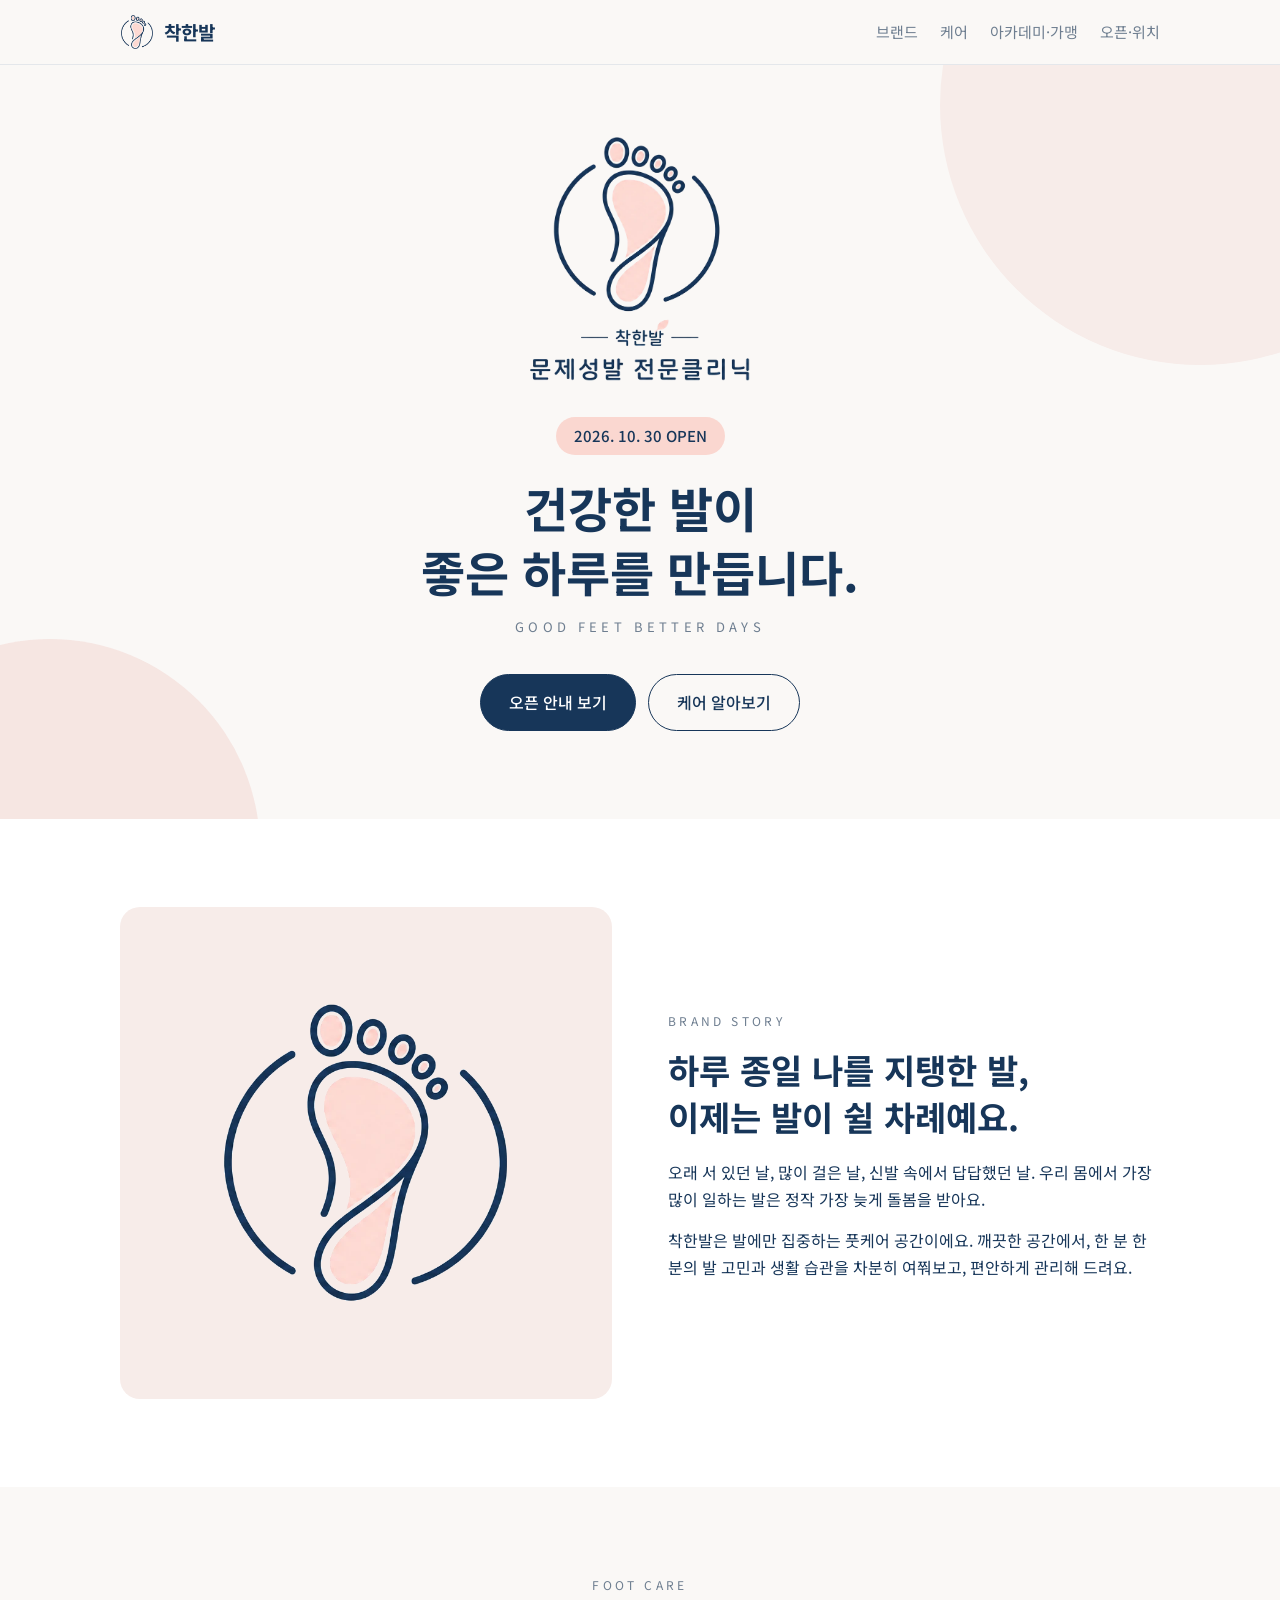
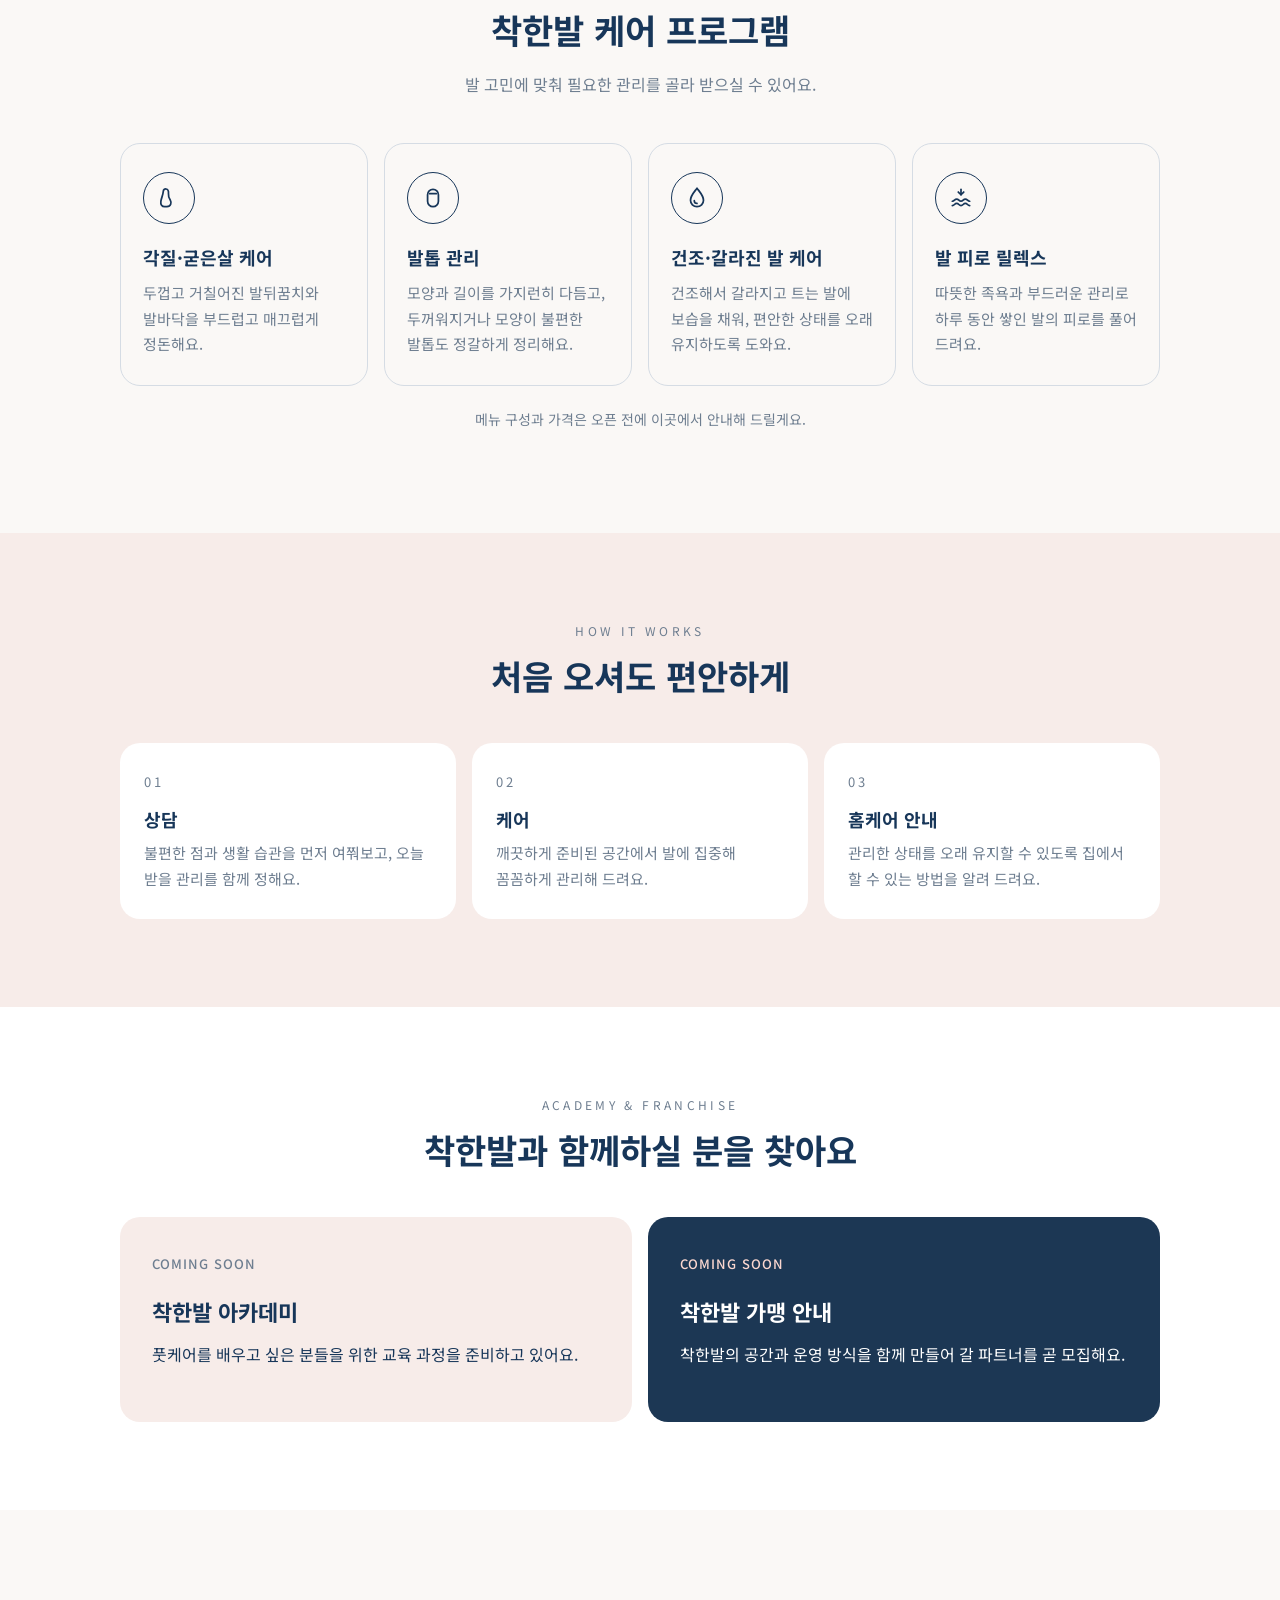
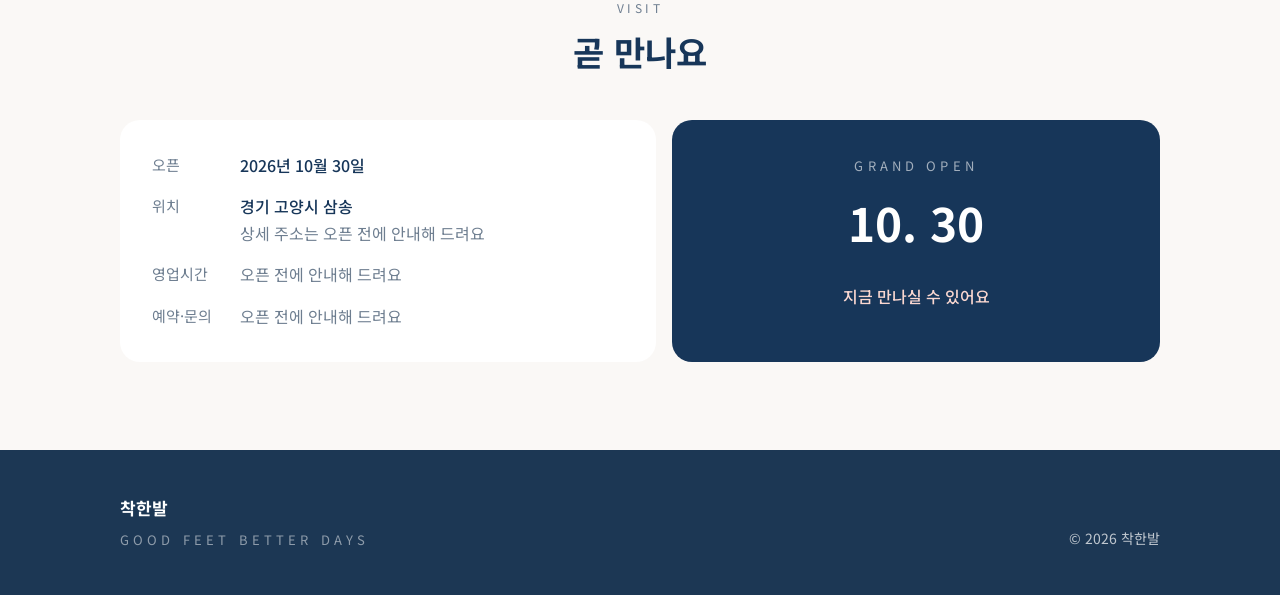
<file: index.html>
<!doctype html>
<html lang="ko">
<head>
<meta charset="utf-8">
<meta name="viewport" content="width=device-width, initial-scale=1">
<title>착한발 | 건강한 발이 좋은 하루를 만듭니다</title>
<meta name="description" content="발에 집중하는 풋케어 공간, 착한발. 2026년 10월 30일 고양 삼송에서 문을 열어요.">
<meta property="og:type" content="website">
<meta property="og:title" content="착한발 | 건강한 발이 좋은 하루를 만듭니다">
<meta property="og:description" content="발에 집중하는 풋케어 공간, 착한발. 2026년 10월 30일 문을 열어요.">
<meta property="og:url" content="https://botno9-prog.github.io/">
<meta property="og:image" content="https://botno9-prog.github.io/assets/og.png">
<meta property="og:image:width" content="1200">
<meta property="og:image:height" content="630">
<link rel="canonical" href="https://botno9-prog.github.io/">
<link rel="icon" href="assets/icon-32.png">
<link rel="apple-touch-icon" href="assets/icon-180.png">
<link rel="preconnect" href="https://fonts.googleapis.com">
<link rel="preconnect" href="https://fonts.gstatic.com" crossorigin>
<link rel="stylesheet" href="https://fonts.googleapis.com/css2?family=Noto+Sans+KR:wght@400;500;700&display=swap">
<link rel="stylesheet" href="assets/style.css">
</head>
<body>

<header class="top">
  <div class="wrap">
    <a class="brand" href="#"><img src="assets/logo-symbol.png" alt="">착한발</a>
    <nav class="menu">
      <a href="#story">브랜드</a>
      <a href="#care">케어</a>
      <a href="#academy">아카데미·가맹</a>
      <a href="#visit">오픈·위치</a>
    </nav>
  </div>
</header>

<main>
  <div class="hero">
    <div class="wrap">
      <img class="logo" src="assets/logo-vertical.png" alt="착한발 로고">
      <span class="badge">2026. 10. 30 OPEN</span>
      <h1>건강한 발이<br>좋은 하루를 만듭니다.</h1>
      <p class="en">Good feet better days</p>
      <div class="cta">
        <a class="btn fill" href="#visit">오픈 안내 보기</a>
        <a class="btn line" href="#care">케어 알아보기</a>
      </div>
    </div>
  </div>

  <section id="story" class="alt">
    <div class="wrap story">
      <div class="visual"><img src="assets/logo-symbol.png" alt=""></div>
      <div>
        <p class="eyebrow">Brand story</p>
        <h2>하루 종일 나를 지탱한 발,<br>이제는 발이 쉴 차례예요.</h2>
        <p>오래 서 있던 날, 많이 걸은 날, 신발 속에서 답답했던 날. 우리 몸에서 가장 많이 일하는 발은 정작 가장 늦게 돌봄을 받아요.</p>
        <p>착한발은 발에만 집중하는 풋케어 공간이에요. 깨끗한 공간에서, 한 분 한 분의 발 고민과 생활 습관을 차분히 여쭤보고, 편안하게 관리해 드려요.</p>
      </div>
    </div>
  </section>

  <section id="care">
    <div class="wrap center">
      <p class="eyebrow">Foot care</p>
      <h2>착한발 케어 프로그램</h2>
      <p class="lead">발 고민에 맞춰 필요한 관리를 골라 받으실 수 있어요.</p>
      <div class="cards" style="text-align:left">
        <div class="card">
          <div class="ico"><svg viewBox="0 0 24 24"><path d="M8 20c-2.5 0-4-2-3.5-5 .6-3.5 2-6 2.2-9 .1-1.6 1.2-2.5 2.6-2.3 1.9.3 2.4 2.2 2.2 4.3-.3 2.8.6 4.2 1.7 6 1.3 2.2.7 6-3.1 6H8z"/></svg></div>
          <h3>각질·굳은살 케어</h3>
          <p>두껍고 거칠어진 발뒤꿈치와 발바닥을 부드럽고 매끄럽게 정돈해요.</p>
        </div>
        <div class="card">
          <div class="ico"><svg viewBox="0 0 24 24"><rect x="7" y="4" width="10" height="16" rx="5"/><path d="M9 8h6"/></svg></div>
          <h3>발톱 관리</h3>
          <p>모양과 길이를 가지런히 다듬고, 두꺼워지거나 모양이 불편한 발톱도 정갈하게 정리해요.</p>
        </div>
        <div class="card">
          <div class="ico"><svg viewBox="0 0 24 24"><path d="M12 3c3 4 6 7 6 11a6 6 0 0 1-12 0c0-4 3-7 6-11z"/><path d="M9.5 14.5a2.5 2.5 0 0 0 2.5 2.5"/></svg></div>
          <h3>건조·갈라진 발 케어</h3>
          <p>건조해서 갈라지고 트는 발에 보습을 채워, 편안한 상태를 오래 유지하도록 도와요.</p>
        </div>
        <div class="card">
          <div class="ico"><svg viewBox="0 0 24 24"><path d="M4 15c2 0 2-2 4-2s2 2 4 2 2-2 4-2 2 2 4 2"/><path d="M4 19c2 0 2-2 4-2s2 2 4 2 2-2 4-2 2 2 4 2"/><path d="M12 4v5"/><path d="M9.5 6.5 12 9l2.5-2.5"/></svg></div>
          <h3>발 피로 릴렉스</h3>
          <p>따뜻한 족욕과 부드러운 관리로 하루 동안 쌓인 발의 피로를 풀어 드려요.</p>
        </div>
      </div>
      <p class="note">메뉴 구성과 가격은 오픈 전에 이곳에서 안내해 드릴게요.</p>
    </div>
  </section>

  <section class="alt" style="background:var(--pink-soft)">
    <div class="wrap center">
      <p class="eyebrow">How it works</p>
      <h2>처음 오셔도 편안하게</h2>
      <div class="steps" style="text-align:left">
        <div class="step"><h3>상담</h3><p>불편한 점과 생활 습관을 먼저 여쭤보고, 오늘 받을 관리를 함께 정해요.</p></div>
        <div class="step"><h3>케어</h3><p>깨끗하게 준비된 공간에서 발에 집중해 꼼꼼하게 관리해 드려요.</p></div>
        <div class="step"><h3>홈케어 안내</h3><p>관리한 상태를 오래 유지할 수 있도록 집에서 할 수 있는 방법을 알려 드려요.</p></div>
      </div>
    </div>
  </section>

  <section id="academy" class="alt">
    <div class="wrap center">
      <p class="eyebrow">Academy &amp; Franchise</p>
      <h2>착한발과 함께하실 분을 찾아요</h2>
      <div class="split" style="text-align:left">
        <div class="panel pink">
          <p class="soon">COMING SOON</p>
          <h3>착한발 아카데미</h3>
          <p>풋케어를 배우고 싶은 분들을 위한 교육 과정을 준비하고 있어요.</p>
        </div>
        <div class="panel navy">
          <p class="soon">COMING SOON</p>
          <h3>착한발 가맹 안내</h3>
          <p>착한발의 공간과 운영 방식을 함께 만들어 갈 파트너를 곧 모집해요.</p>
        </div>
      </div>
    </div>
  </section>

  <section id="visit">
    <div class="wrap center">
      <p class="eyebrow">Visit</p>
      <h2>곧 만나요</h2>
      <div class="visit" style="text-align:left">
        <div class="info">
          <dl>
            <dt>오픈</dt><dd>2026년 10월 30일</dd>
            <dt>위치</dt><dd>경기 고양시 삼송<br><span style="color:var(--muted);font-weight:400">상세 주소는 오픈 전에 안내해 드려요</span></dd>
            <dt>영업시간</dt><dd><span style="color:var(--muted);font-weight:400">오픈 전에 안내해 드려요</span></dd>
            <dt>예약·문의</dt><dd><span style="color:var(--muted);font-weight:400">오픈 전에 안내해 드려요</span></dd>
          </dl>
        </div>
        <div class="open-card">
          <p class="en" style="color:rgba(255,255,255,.6)">Grand open</p>
          <p class="date">10. 30</p>
          <p class="dday" id="dday">착한발이 문을 열어요</p>
        </div>
      </div>
    </div>
  </section>
</main>

<footer>
  <div class="wrap">
    <div>
      <strong>착한발</strong>
      <p class="en">Good feet better days</p>
    </div>
    <div>© 2026 착한발</div>
  </div>
</footer>

<script>
  // 오픈까지 남은 날 표시 (한국 시간 기준)
  (function () {
    var today = new Date().toLocaleDateString("en-CA", { timeZone: "Asia/Seoul" }); // YYYY-MM-DD
    var days = Math.round((Date.parse("2026-10-30") - Date.parse(today)) / 86400000);
    var el = document.getElementById("dday");
    if (days > 0) el.textContent = "오픈까지 D-" + days;
    else if (days === 0) el.textContent = "오늘 문을 열었어요";
    else el.textContent = "지금 만나실 수 있어요";
  })();
</script>
</body>
</html>
</file>
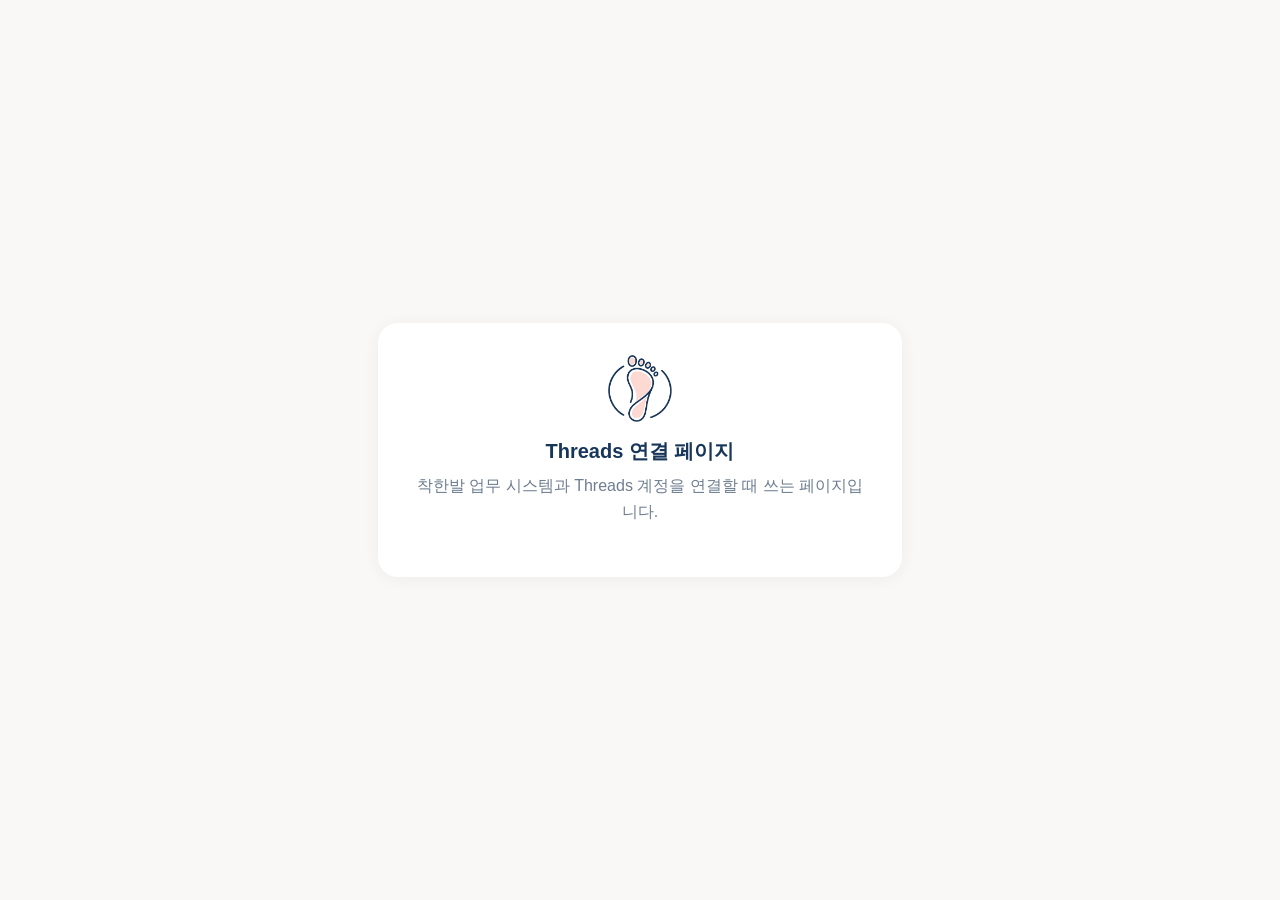
<file: threads/callback/index.html>
<!doctype html>
<html lang="ko">
<head>
<meta charset="utf-8">
<meta name="viewport" content="width=device-width, initial-scale=1">
<meta name="robots" content="noindex, nofollow">
<meta name="referrer" content="no-referrer">
<title>Threads 연결 | 착한발</title>
<link rel="icon" href="../../assets/icon-32.png">
<style>
  body { margin: 0; min-height: 100vh; display: grid; place-items: center; background: #faf8f6; color: #173659;
    font-family: "Noto Sans KR", "Malgun Gothic", sans-serif; padding: 20px; box-sizing: border-box; }
  .box { max-width: 460px; width: 100%; background: #fff; border-radius: 20px; padding: 32px; text-align: center;
    box-shadow: 0 2px 16px rgba(23, 54, 89, .06); }
  img { width: 64px; margin: 0 auto 16px; display: block; }
  h1 { font-size: 20px; margin: 0 0 8px; }
  p { color: #6e7e90; margin: 0 0 20px; line-height: 1.6; }
  code { display: block; word-break: break-all; background: #f7ece9; border-radius: 10px; padding: 14px; font-size: 13px;
    color: #173659; text-align: left; }
  button { margin-top: 14px; border: 0; background: #173659; color: #fff; padding: 12px 22px; border-radius: 999px;
    font: inherit; cursor: pointer; }
</style>
</head>
<body>
<div class="box">
  <img src="../../assets/logo-symbol.png" alt="착한발">
  <h1 id="title">Threads 연결 페이지</h1>
  <p id="desc">착한발 업무 시스템과 Threads 계정을 연결할 때 쓰는 페이지입니다.</p>
  <div id="result"></div>
</div>
<script>
  // Threads 인증 후 돌아오는 주소: ?code=XXXX#_  (끝의 #_ 는 코드가 아니다)
  // 이 페이지는 코드를 화면에만 보여 주고, 어디에도 보내거나 저장하지 않는다.
  var params = new URLSearchParams(location.search);
  var code = params.get("code"), error = params.get("error_description") || params.get("error");
  var title = document.getElementById("title"), desc = document.getElementById("desc"), result = document.getElementById("result");
  if (code) {
    title.textContent = "연결 승인 완료";
    desc.textContent = "아래 인증 코드를 복사해 스빅 연결 창에 붙여넣어 주세요. 1시간 안에, 한 번만 쓸 수 있어요.";
    var box = document.createElement("code"); box.textContent = code; result.appendChild(box);
    var btn = document.createElement("button"); btn.textContent = "코드 복사";
    btn.onclick = function () { navigator.clipboard.writeText(code).then(function () { btn.textContent = "복사했어요"; }); };
    result.appendChild(btn);
    history.replaceState(null, "", location.pathname); // 주소창에서 코드를 지운다
  } else if (error) {
    title.textContent = "연결이 취소되었어요";
    desc.textContent = error;
  }
</script>
</body>
</html>
</file>
<file: assets/style.css>
/* 착한발 브랜드 사이트 — 색·글꼴은 디자인/브랜드.json (공식 BI) 기준 */
:root {
  --navy: #173659;
  --navy-deep: #1c3754;
  --pink: #fad7d0;
  --pink-bg: #f3dbd6;
  --pink-soft: #f7ece9;
  --white: #ffffff;
  --paper: #faf8f6;
  --ink: #173659;
  --muted: #6e7e90;
  --line: #d5dce4;
  --radius: 20px;
  --wrap: 1080px;
}

* { box-sizing: border-box; }
html { scroll-behavior: smooth; }
body {
  margin: 0;
  background: var(--paper);
  color: var(--ink);
  font-family: "Noto Sans KR", "Malgun Gothic", sans-serif;
  font-size: 16px;
  line-height: 1.7;
  word-break: keep-all;
  -webkit-font-smoothing: antialiased;
}
img { max-width: 100%; display: block; }
a { color: inherit; }
.wrap { max-width: var(--wrap); margin: 0 auto; padding: 0 20px; }

/* 머리글 */
.top {
  position: sticky; top: 0; z-index: 10;
  background: rgba(250, 248, 246, .92);
  backdrop-filter: blur(8px);
  border-bottom: 1px solid rgba(213, 220, 228, .6);
}
.top .wrap { display: flex; align-items: center; justify-content: space-between; height: 64px; }
.brand { display: flex; align-items: center; gap: 10px; text-decoration: none; font-weight: 700; font-size: 19px; }
.brand img { width: 34px; height: 34px; object-fit: contain; }
.menu { display: flex; gap: 22px; font-size: 15px; }
.menu a { text-decoration: none; color: var(--muted); }
.menu a:hover { color: var(--navy); }

/* 첫 화면 */
.hero { position: relative; overflow: hidden; padding: 72px 0 88px; text-align: center; }
.hero::before, .hero::after {
  content: ""; position: absolute; border-radius: 50%; background: var(--pink-soft); z-index: -1;
}
.hero::before { width: 520px; height: 520px; top: -220px; right: -180px; }
.hero::after { width: 420px; height: 420px; bottom: -240px; left: -160px; background: var(--pink-bg); opacity: .6; }
.hero .logo { width: 220px; margin: 0 auto 36px; }
.badge {
  display: inline-block; background: var(--pink); color: var(--navy);
  font-weight: 500; font-size: 15px; padding: 6px 18px; border-radius: 999px;
}
.hero h1 { font-size: clamp(30px, 6vw, 48px); line-height: 1.35; margin: 20px 0 12px; font-weight: 700; }
.en {
  letter-spacing: .32em; font-size: 13px; color: var(--muted); text-transform: uppercase; margin: 0;
}
.cta { display: flex; gap: 12px; justify-content: center; flex-wrap: wrap; margin-top: 36px; }
.btn {
  display: inline-block; text-decoration: none; font-weight: 500;
  padding: 14px 28px; border-radius: 999px; border: 1.5px solid var(--navy);
}
.btn.fill { background: var(--navy); color: var(--white); }
.btn.line { background: transparent; color: var(--navy); }

/* 공통 구역 */
section { padding: 88px 0; }
section.alt { background: var(--white); }
.eyebrow { letter-spacing: .28em; font-size: 12px; color: var(--muted); text-transform: uppercase; margin: 0 0 10px; }
h2 { font-size: clamp(24px, 4vw, 34px); line-height: 1.4; margin: 0 0 18px; font-weight: 700; }
.lead { color: var(--muted); max-width: 620px; margin: 0; }
.center { text-align: center; }
.center .lead { margin: 0 auto; }
.divider { display: flex; align-items: center; justify-content: center; gap: 14px; color: var(--muted); font-size: 14px; }
.divider::before, .divider::after { content: ""; width: 36px; height: 1px; background: var(--line); }

/* 브랜드 이야기 */
.story { display: grid; grid-template-columns: 1fr 1fr; gap: 56px; align-items: center; }
.story .visual {
  background: var(--pink-soft); border-radius: var(--radius); aspect-ratio: 1;
  display: grid; place-items: center;
}
.story .visual img { width: 58%; }
.story p { margin: 0 0 14px; }

/* 케어 프로그램 */
.cards { display: grid; grid-template-columns: repeat(4, 1fr); gap: 16px; margin-top: 44px; }
.card {
  background: var(--paper); border: 1px solid var(--line); border-radius: var(--radius);
  padding: 28px 22px;
}
.card .ico {
  width: 52px; height: 52px; border-radius: 50%; border: 1.5px solid var(--navy);
  display: grid; place-items: center; margin-bottom: 18px;
}
.card .ico svg { width: 26px; height: 26px; stroke: var(--navy); fill: none; stroke-width: 1.6; stroke-linecap: round; stroke-linejoin: round; }
.card h3 { font-size: 18px; margin: 0 0 8px; }
.card p { font-size: 15px; color: var(--muted); margin: 0; }
.note { font-size: 14px; color: var(--muted); margin-top: 22px; text-align: center; }

/* 방문 순서 */
.steps { display: grid; grid-template-columns: repeat(3, 1fr); gap: 16px; margin-top: 44px; counter-reset: step; }
.step { background: var(--white); border-radius: var(--radius); padding: 28px 24px; position: relative; }
.step::before {
  counter-increment: step; content: "0" counter(step);
  display: block; font-size: 13px; letter-spacing: .2em; color: var(--muted); margin-bottom: 10px;
}
.step h3 { font-size: 18px; margin: 0 0 6px; }
.step p { margin: 0; color: var(--muted); font-size: 15px; }

/* 아카데미 · 프랜차이즈 */
.split { display: grid; grid-template-columns: 1fr 1fr; gap: 16px; margin-top: 44px; }
.panel { border-radius: var(--radius); padding: 36px 32px; }
.panel.pink { background: var(--pink-soft); }
.panel.navy { background: var(--navy-deep); color: var(--white); }
.panel.navy .soon { color: var(--pink); }
.panel h3 { font-size: 22px; margin: 0 0 10px; }
.panel p { margin: 0 0 18px; }
.soon { font-size: 13px; font-weight: 500; letter-spacing: .08em; color: var(--muted); }

/* 오픈 · 위치 · 문의 */
.visit { display: grid; grid-template-columns: 1.1fr 1fr; gap: 16px; margin-top: 44px; }
.info { background: var(--white); border-radius: var(--radius); padding: 32px; }
.info dl { margin: 0; display: grid; grid-template-columns: 88px 1fr; row-gap: 14px; }
.info dt { color: var(--muted); font-size: 15px; }
.info dd { margin: 0; font-weight: 500; }
.open-card {
  background: var(--navy); color: var(--white); border-radius: var(--radius); padding: 32px;
  display: flex; flex-direction: column; justify-content: center; text-align: center;
}
.open-card .date { font-size: clamp(34px, 6vw, 46px); font-weight: 700; margin: 6px 0; }
.open-card .dday { color: var(--pink); font-weight: 500; }

/* 바닥글 */
footer { background: var(--navy-deep); color: rgba(255, 255, 255, .72); padding: 44px 0; font-size: 14px; }
footer .wrap { display: flex; justify-content: space-between; gap: 24px; flex-wrap: wrap; align-items: flex-end; }
footer strong { color: var(--white); font-size: 17px; }
footer .en { color: rgba(255, 255, 255, .5); margin-top: 6px; }

@media (max-width: 860px) {
  .menu { display: none; }
  .story, .visit, .split { grid-template-columns: 1fr; }
  .cards { grid-template-columns: repeat(2, 1fr); }
  .steps { grid-template-columns: 1fr; }
  section { padding: 64px 0; }
}
@media (max-width: 480px) {
  .cards { grid-template-columns: 1fr; }
  .hero .logo { width: 170px; }
  .info dl { grid-template-columns: 72px 1fr; }
}
</file>
